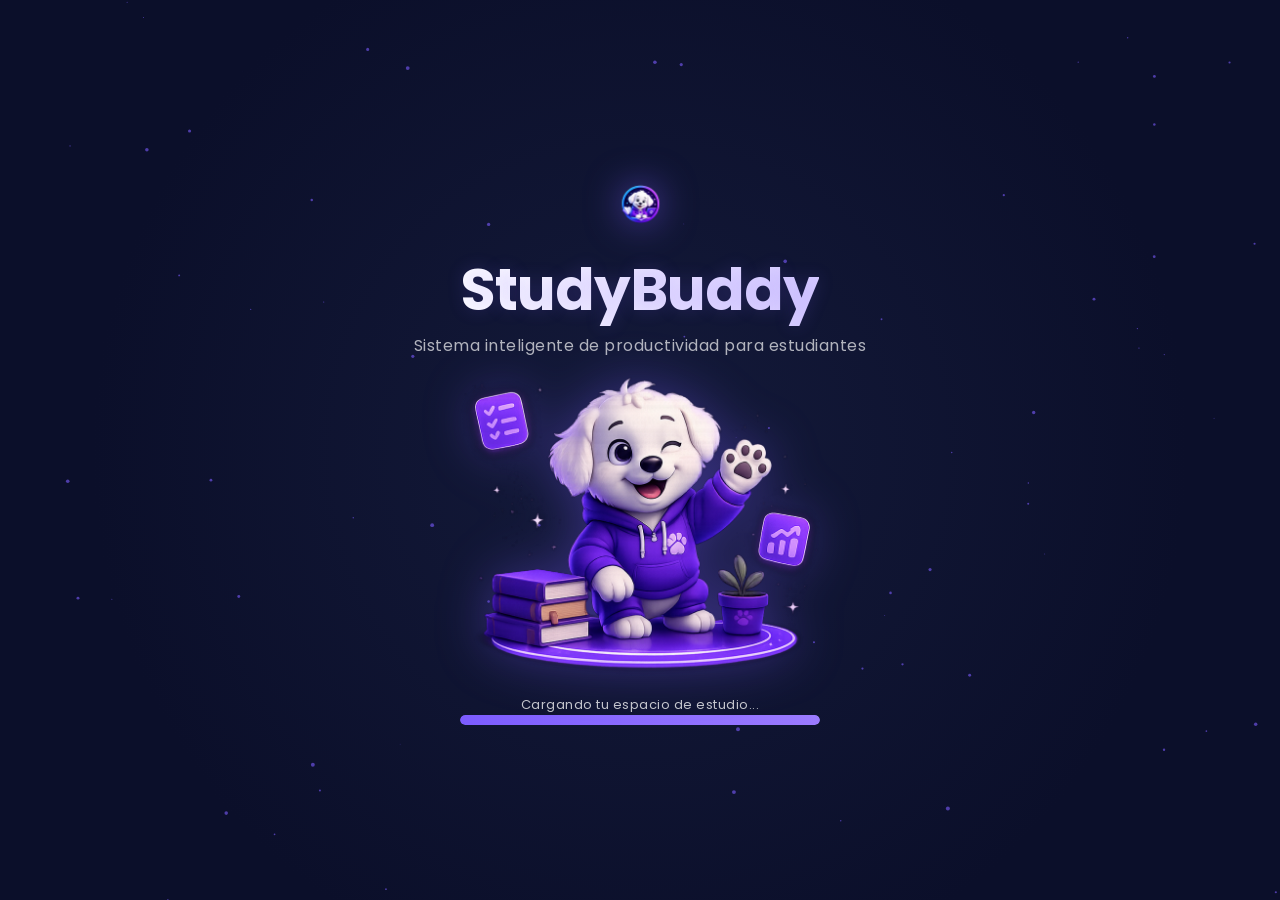
<file: frontend/index.html>
<!DOCTYPE html>
<html lang="es">
<head>
 <link rel="preconnect" href="https://fonts.googleapis.com">
<link rel="preconnect" href="https://fonts.gstatic.com" crossorigin>

<link href="https://fonts.googleapis.com/css2?family=Poppins:wght@300;400;500;600;700;800&display=swap" rel="stylesheet">

    <meta charset="UTF-8">
    <title>StudyBuddy</title>
    <link rel="stylesheet" href="splash.css">
</head>

<body>

    <canvas id="particles"></canvas>
    
<div class="splash-container">

    <img src="assets/imagenes/logo.png" class="logo" alt="Logo">

    <h1 class="title">StudyBuddy</h1>
    <p class="subtitle"> Sistema inteligente de productividad para estudiantes</p>
    
     <!-- IMAGEN CENTRAL -->
    <img src="assets/imagenes/splash.png" class="mascot">

    <p class="loading-text">
        Cargando tu espacio de estudio...</p>

    <div class="loader">
        <div class="progress"></div>
    </div>

</div>

<script src="splash.js"></script>
</body>
</html>
</file>
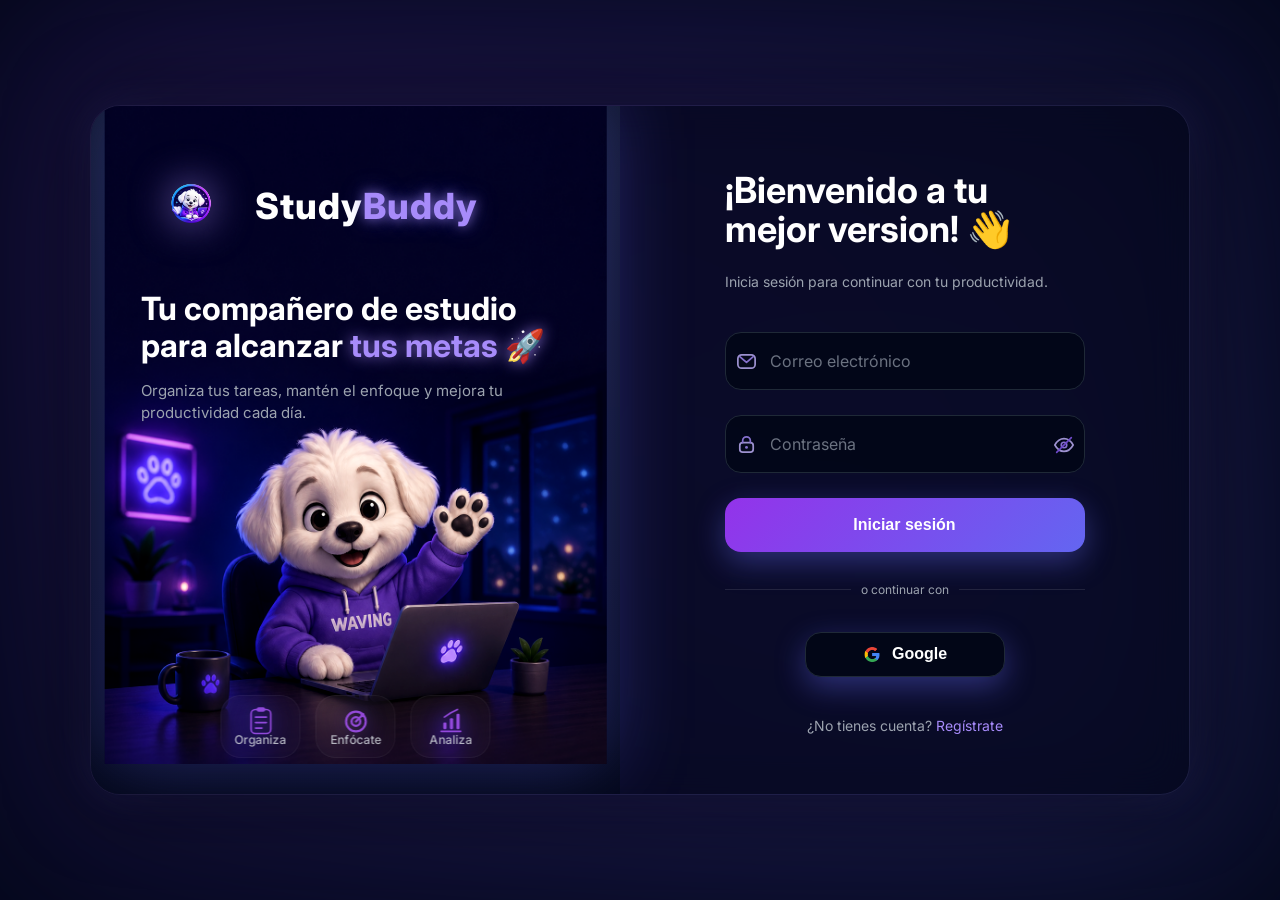
<file: frontend/login.html>
<!DOCTYPE html>
<html lang="es">
<head>
<meta charset="UTF-8">
<meta name="viewport" content="width=device-width, initial-scale=1.0">
<title>StudyBuddy</title>
<link rel="stylesheet" href="login.css">
<link href="https://fonts.googleapis.com/css2?family=Inter:wght@400;500;600;700&display=swap" rel="stylesheet">
</head>

<body>

<div class="bg-glow"></div>

<div class="container">

    <!-- IZQUIERDA -->
    <div class="left">
        
    <img src="assets/imagenes/mascot.png" class="mascot-bg">
        <div class="logo">
    <img src="assets/imagenes/logo.png" alt="Logo StudyBuddy" class="logo-img">
    <span>Study<span class="highlight">Buddy</span></span>
    </div>

        <h1>
            Tu compañero de estudio<br>
            para alcanzar <span>tus metas 🚀</span>
        </h1>

        <p>Organiza tus tareas, mantén el enfoque y mejora tu productividad cada día.</p>

        
        <div class="features">
            <div class ="feature-card">
                <img src="assets/iconos/icon-task.svg" class="feature-icon">
                <p>Organiza</p>
            </div>
            <div class ="feature-card">
                <img src="assets/iconos/icon-focus.svg" class="feature-icon">
                <p>Enfócate</p>
            </div>
            <div class ="feature-card">
                <img src="assets/iconos/icon-analytics.svg" class="feature-icon">
                <p>Analiza</p>
            </div>
        </div>
    </div>

    <!-- DERECHA -->
    <div class="right">

        <h2 id="title">¡Bienvenido a tu mejor version! 👋</h2>
        <p class="subtitle">
        Inicia sesión para continuar con tu productividad.
        </p>

        <form id="form" novalidate>

            <div class="input-group">
                <img src="assets/iconos/icon-mail.svg" class="input-icon">
                <input type="email" id="email" required>
                <label>Correo electrónico</label>
            </div>

            <div class="input-group password">
                <img src="assets/iconos/icon-lock.svg" class="input-icon">
                <input type="password" id="password" required>
                <label>Contraseña</label>
                <img src="assets/iconos/icon-eye.svg" class="eye" onclick="togglePassword()">
            </div>

            <button type="submit" id="submitBtn">Iniciar sesión</button>

            <div class="divider">
                <span></span>
                <p>o continuar con</p>
                <span></span>
            </div>

            <div class="social-login">
                <button type="button" class="social-btn">
                    <img src="assets/imagenes/google.png"> Google
                </button> 

            </div>

        </form>

        <p class="switch">
            <span id="switchLoginText">¿No tienes cuenta?</span>
            <span id="switchRegisterText" style="display:none">¿Ya tienes cuenta?</span>
            <span id="switchMode">Regístrate</span>
        </p>

        <p id="message"></p>

    </div>

</div>

<script src="login.js"></script>
</body>
</html>
</file>
<file: frontend/splash.css>
:root {
    --bg-dark: #0b0f2a;
    --primary: #7c5cff;
    --primary-glow: #9b7bff;
    --text-light: #ffffff;
    --text-muted: #b8b8d1;
}

* {
    margin: 0;
    padding: 0;
    box-sizing: border-box;
}

body {
    height: 100vh;
    display: flex;
    justify-content: center;
    align-items: center;
    background: radial-gradient(circle at center, #141a3a 0%, var(--bg-dark) 70%);
    font-family: "Poppins", sans-serif;
    color: var(--text-light);
    overflow: hidden;
}

/* PARTICULAS */

#particles {
    position: absolute;
    width: 100%;
    height: 100%;
    z-index: 0;
}

/* CONTENEDOR */

.splash-container {
    position: relative;
    z-index: 2;

    display: flex;
    flex-direction: column;
    align-items: center;
    justify-content: center;

    text-align: center;

    width: 100%;
    height: 100vh;

    gap: 0px;

    animation: fadeIn 1s ease forwards;
}

/* LOGO */

.logo {
    width: 95px;

    margin-bottom: 8px;

    animation:
        float 3s ease-in-out infinite,
        pulseGlow 3s infinite;

    filter: drop-shadow(0 0 18px rgba(124,92,255,0.55));
}

/* TITULO */
.title {
    font-size: 58px;

    font-weight: 700;

    letter-spacing: -1px;

    background: linear-gradient(
        90deg,
        #ffffff,
        #d6cbff,
        #9b7bff
    );

    background-size: 200% auto;

    background-clip: text;
    -webkit-background-clip: text;
    -webkit-text-fill-color: transparent;

    animation: glowText 5s linear infinite;

    text-shadow:
        0 0 18px rgba(124,92,255,0.18);
}

/* SUBTITULO */
.subtitle {
    font-size: 16px;

    font-weight: 400;

    color: rgba(255,255,255,0.68);

    letter-spacing: 0.5px;
}

/* IMAGEN CENTRAL */

.mascot {
    width: 500px;
    max-width: 80%;

    margin: 0px 0;

    animation: float 3s ease-in-out infinite;

    filter: drop-shadow(0 0 25px rgba(124, 92, 255, 0.35));
}

/* TEXTO LOADING */

.loading-text {
    color: var(--text-light);

    font-size: 13px;

    opacity: 0.75;

    letter-spacing: 0.5px;
}

/* BARRA */

.loader {
    width: 360px;
    height: 10px;

    background: #1a1f3d;

    border-radius: 20px;

    overflow: hidden;
}

.progress {
    height: 100%;
    width: 0%;

    background: linear-gradient(
        90deg,
        var(--primary),
        var(--primary-glow)
    );

    border-radius: 20px;

    animation: loading 5s ease forwards;
}

/* ANIMACIONES */

@keyframes loading {
    to {
        width: 100%;
    }
}

@keyframes fadeIn {
    from {
        opacity: 0;
        transform: scale(0.96);
    }

    to {
        opacity: 1;
        transform: scale(1);
    }
}

@keyframes float {
    0% {
        transform: translateY(0px);
    }

    50% {
        transform: translateY(-10px);
    }

    100% {
        transform: translateY(0px);
    }
}
@keyframes glowText {
    0% {
        background-position: 0% center;
    }

    100% {
        background-position: 200% center;
    }
}
@keyframes pulseGlow {

    0% {
        filter: drop-shadow(0 0 12px rgba(124,92,255,0.35));
    }

    50% {
        filter: drop-shadow(0 0 28px rgba(124,92,255,0.8));
    }

    100% {
        filter: drop-shadow(0 0 12px rgba(124,92,255,0.35));
    }
}
</file>
<file: frontend/login.css>
/* RESET + BODY */
body {
    margin: 0;
    font-family: 'Inter', sans-serif;
    background: #020617;
    color: white;

    height: 100vh;
    display: flex;
    justify-content: center;
    align-items: center;

    overflow: hidden;
}

* {
    box-sizing: border-box;
}

/* 🌌 FONDO ANIMADO */
.bg-glow {
    position: fixed;
    width: 100%;
    height: 100%;

    background: radial-gradient(circle at 20% 20%, #7c3aed33, transparent),
                radial-gradient(circle at 80% 70%, #6366f133, transparent);

    filter: blur(100px);
    animation: move 10s infinite alternate;

    z-index: -1;
}

@keyframes move {
    0% { transform: translateY(0px); }
    100% { transform: translateY(40px); }
}

/* CONTENEDOR */
.container {
    display: flex;
    width: 1100px;
    height: 690px;

    backdrop-filter: blur(20px);
    border-radius: 30px;
    overflow: hidden;

    border: 1px solid rgba(255,255,255,0.05);

    box-shadow: 
    0 0 80px rgba(0,0,0,0.7),
    0 0 40px rgba(99,102,241,0.2);

    animation: fadeIn 0.8s ease;
}

/* ANIMACIÓN */
@keyframes fadeIn {
    from {
        opacity: 0;
        transform: translateY(30px);
    }
    to {
        opacity: 1;
        transform: translateY(0);
    }
}

/* IZQUIERDA */

.mascot-bg {
    position: absolute;
    bottom: 0px;
    left: 50%;
    transform: translateX(-50%) translateY(-30px);

    width: 95%;
    height: auto;

    object-fit: contain;

    opacity: 1;

    z-index: 1;

    pointer-events: none;

    filter:
        drop-shadow(0 0 40px rgba(99,102,241,0.35))
        brightness(1)
        contrast(1.05);
}


.left {
    flex: 1;
    padding: 50px;
    position: relative;

    background:
    linear-gradient(
        180deg,
        rgba(15,23,42,0.95),
        rgba(2,6,23,0.98)
    );

    z-index: 2;
}

.left > *:not(.mascot-bg) {
    position: relative;
    z-index: 2;
}

.logo {
    
    display: flex;
    align-items: center;
    gap: 14px;

    font-size: 36px;
    font-weight: 800;

    margin-bottom: 35px;
    letter-spacing: 1px;
}

.logo-img {
    width: 100px;
    height: 100px;

    object-fit: contain;

    filter:
        drop-shadow(0 0 20px rgba(167,139,250,0.7));

    transition: 0.3s ease;
}

.logo-img:hover {
    transform: scale(1.05);
}


.highlight {
    color: #a78bfa;

    text-shadow:
        0 0 12px rgba(167,139,250,0.7),
        0 0 25px rgba(99,102,241,0.4);
}

.left h1 {
    font-size: 32px;   /* controla tamaño general */
    line-height: 1.15;
    margin-bottom: 15px;
}

.left h1 span {
    color: #a78bfa;
        text-shadow: 0 0 15px rgba(167,139,250,0.8);
}

.left p {
    color: #9ca3af;

    font-size: 15px;

    line-height: 1.5;

    margin-top: 6px;

    max-width: 420px;
}

.mascot {
    width: 260px;
    margin-top: 40px;
    transition: 0.3s;
    animation: float 3s ease-in-out infinite;
}

.mascot:hover {
    transform: scale(1.05) rotate(2deg);
}

/* FEATURES */

.features {
    position: absolute;
    bottom: -255px;
    left: 50%;
    transform: translateX(-50%);
    width: 80%;
    display: flex;
    justify-content: center;
    gap: 15px;
    align-items: center;
    z-index: 3;
}

.features div {
    width: 80px;

    display: flex;
    flex-direction: column;
    align-items: center;
    justify-content: center;

    padding: 8px 6px;

    border-radius: 20px;

    background: rgba(255,255,255,0.03);

    backdrop-filter: blur(10px);

    border: 1px solid rgba(255,255,255,0.05);

    opacity: 0.85;

    transition: 0.3s;

    cursor: pointer;
}

.features div:hover {
    opacity: 1;
    filter: drop-shadow(0 0 12px #8b5cf6);

    transform:
    translateY(-8px)
    scale(1.05);

    transition: 0.3s;
}

.features img {
    width: 35px;
    margin-bottom: -8px;

    filter:
        drop-shadow(0 0 10px rgba(99,102,241,0.4));
    transition: 0.3s ease;

    animation: floatIcon 3s ease-in-out infinite;
}

.features p {
    margin: 0;

    font-size: 12px;
    font-weight: 500;

    color: #d1d5db;
}

/* ✨ ANIMACIÓN ICONOS */
@keyframes floatIcon {

    0%{
        transform: translateY(0px);
        filter:
        drop-shadow(0 0 10px rgba(168,85,247,0.4));
    }

    50%{
        transform: translateY(-8px);
        filter:
        drop-shadow(0 0 22px rgba(168,85,247,0.9));
    }

    100%{
        transform: translateY(0px);
        filter:
        drop-shadow(0 0 10px rgba(168,85,247,0.4));
    }
}
/* DERECHA */

.right {
    flex: 1;
    padding: 70px;
    padding-top: 35px;

    background: rgba(2,6,23,0.65);

    backdrop-filter: blur(30px);

    display: flex;
    flex-direction: column;

    align-items: center;

    justify-content: flex-start;
}

/* TITULO */

.right h2 {
    font-size: 36px;
    font-weight: 700;

    margin-bottom: 8px;

    width: 100%;
    max-width: 360px;

    line-height: 1.1;
}

.subtitle {
    width: 100%;
    max-width: 360px;

    color: #9ca3af;

    font-size: 14px;

    line-height: 1.4;

    margin-bottom: 10px;
}

/*  FORMULARIO */   
form {
    width: 100%;
    max-width: 360px;
    margin-top: 25px;
    transform: translateY(-20px);
}

/* INPUTS */

.input-group {
    position: relative;
    margin-top: 25px;
}

.input-group input {
    width: 100%;
    height: 58px;

    padding: 18px;
    padding-left: 50px;

    border: none;
    border-radius: 16px;

    background: rgba(2,6,23,0.85);

    color: white;
    outline: none;

    border: 1px solid #1f2937;

    transition: 0.3s;

    font-size: 15px;

    box-sizing: border-box;
}

.input-group input:focus {
    border: 1px solid #6366f1;
    box-shadow: 0 0 15px rgba(99,102,241,0.6);
    transform: scale(1.02);
}

/* LABEL ANIMADO */
.input-group label {
    position: absolute;
    top: 19px;
    left: 45px;
    color: #6b7280;
    transition: 0.3s;
    pointer-events: none;
}

.input-group input:focus + label,
.input-group input:valid + label {
    top: -10px;
    left: 10px;
    font-size: 12px;
    color: #a78bfa;
    background: #020617;
    padding: 0 5px;
}

/* ICONOS */
.input-icon {
    position: absolute;
    left: 10px;
    top: 18px;
    width: 23px;
    opacity: 0.8;
    transition: 0.2s;
}

.eye {
    position: absolute;
    right: 10px;
    top: 19px;
    width: 22px;
    cursor: pointer;
    opacity: 0.8;
    transition: 0.2s;
}

/* BOTÓN */
button {
    width: 100%;
    margin-top: 25px;
    padding: 18px;

    border: none;
    border-radius: 16px;

    background: linear-gradient(135deg, #9333ea, #6366f1);
    color: white;
    font-weight: bold;
    font-size: 16px;

    cursor: pointer;
    transition: 0.3s;

    box-shadow: 0 10px 30px rgba(99,102,241,0.4);
}

button:hover {
    transform: translateY(-2px) scale(1.02);
    box-shadow: 0 15px 35px rgba(99,102,241,0.5);
}

/* DIVIDER */

.divider {
    width: 100%;
    max-width: 360px;

    display: flex;
    align-items: center;

    margin-top: 30px;
    margin-bottom: 10px;
}

.divider span {
    flex: 1;
    height: 1px;
    background: rgba(255,255,255,0.1);
}

.divider p {
    margin: 0 10px;
    font-size: 12px;
    color: #9ca3af;
    white-space: nowrap;
}

/* SOCIAL LOGIN */
.social-login {
    width: 100%;
    margin-top: 10px;

    display: flex;
    justify-content: center; /* 👈 esto lo centra */
}

.social-btn {
    width: 100%;
    max-width: 200px;

    display: flex;
    align-items: center;
    justify-content: center;
    gap: 10px;

    background: #020617;
    border: 1px solid #1f2937;
    padding: 12px;

    border-radius: 16px;

    cursor: pointer;
    transition: 0.3s;
}

.social-btn:hover {
    border: 1px solid #6366f1;
    box-shadow: 0 0 15px rgba(99,102,241,0.5);
    transform: translateY(-2px);
}

.social-btn img {
    width: 20px;
}

/* LINKS */
.switch {
    margin-top: 20px;
    font-size: 14px;
    color: #9ca3af;
}

#switchMode {
    color: #a78bfa;
    cursor: pointer;
}

/* MENSAJES */
#message {
    margin-top: 10px;
    color: #f87171;
}

/* RESPONSIVE */
@media (max-width: 900px) {
    .container {
        flex-direction: column;
        width: 90%;
        height: auto;
    }

    .left {
        display: none;
    }
}



@keyframes float {
    0% { transform: translateY(0px); }
    50% { transform: translateY(-10px); }
    100% { transform: translateY(0px); }
}
</file>
